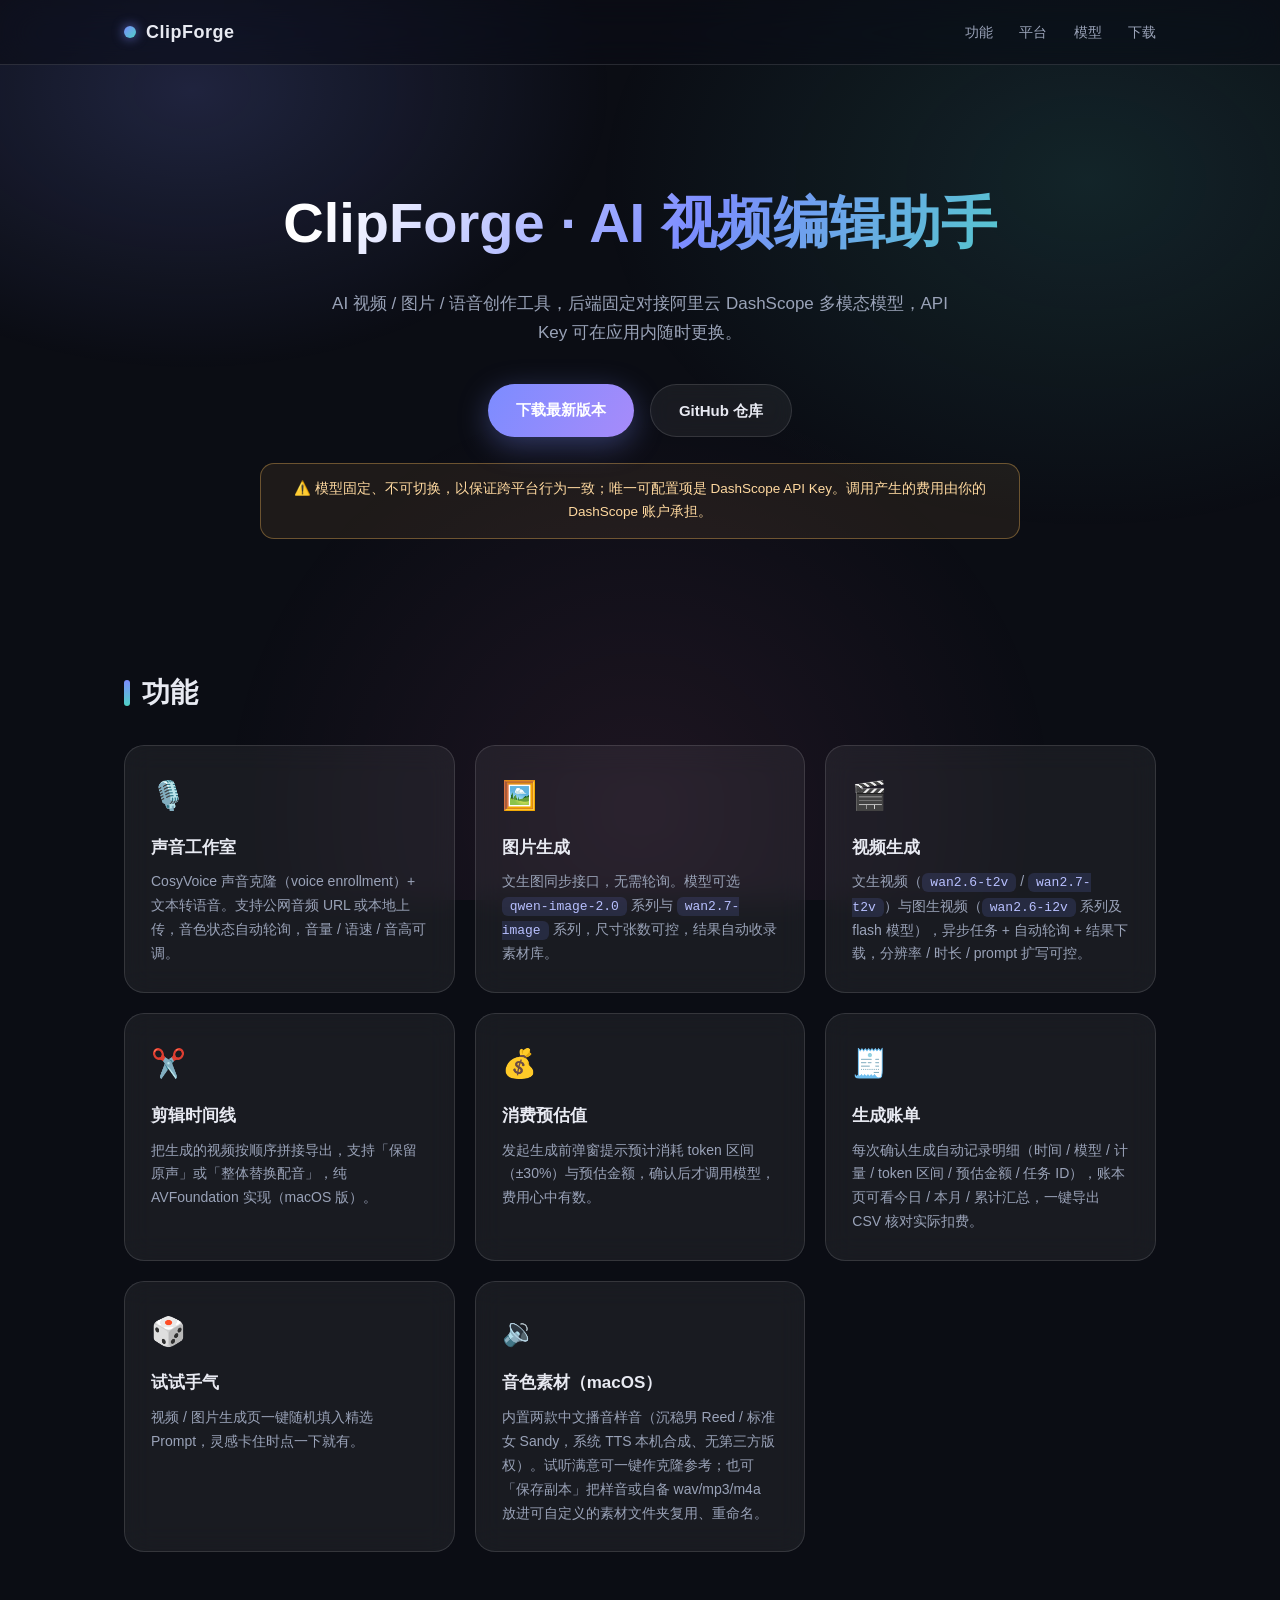
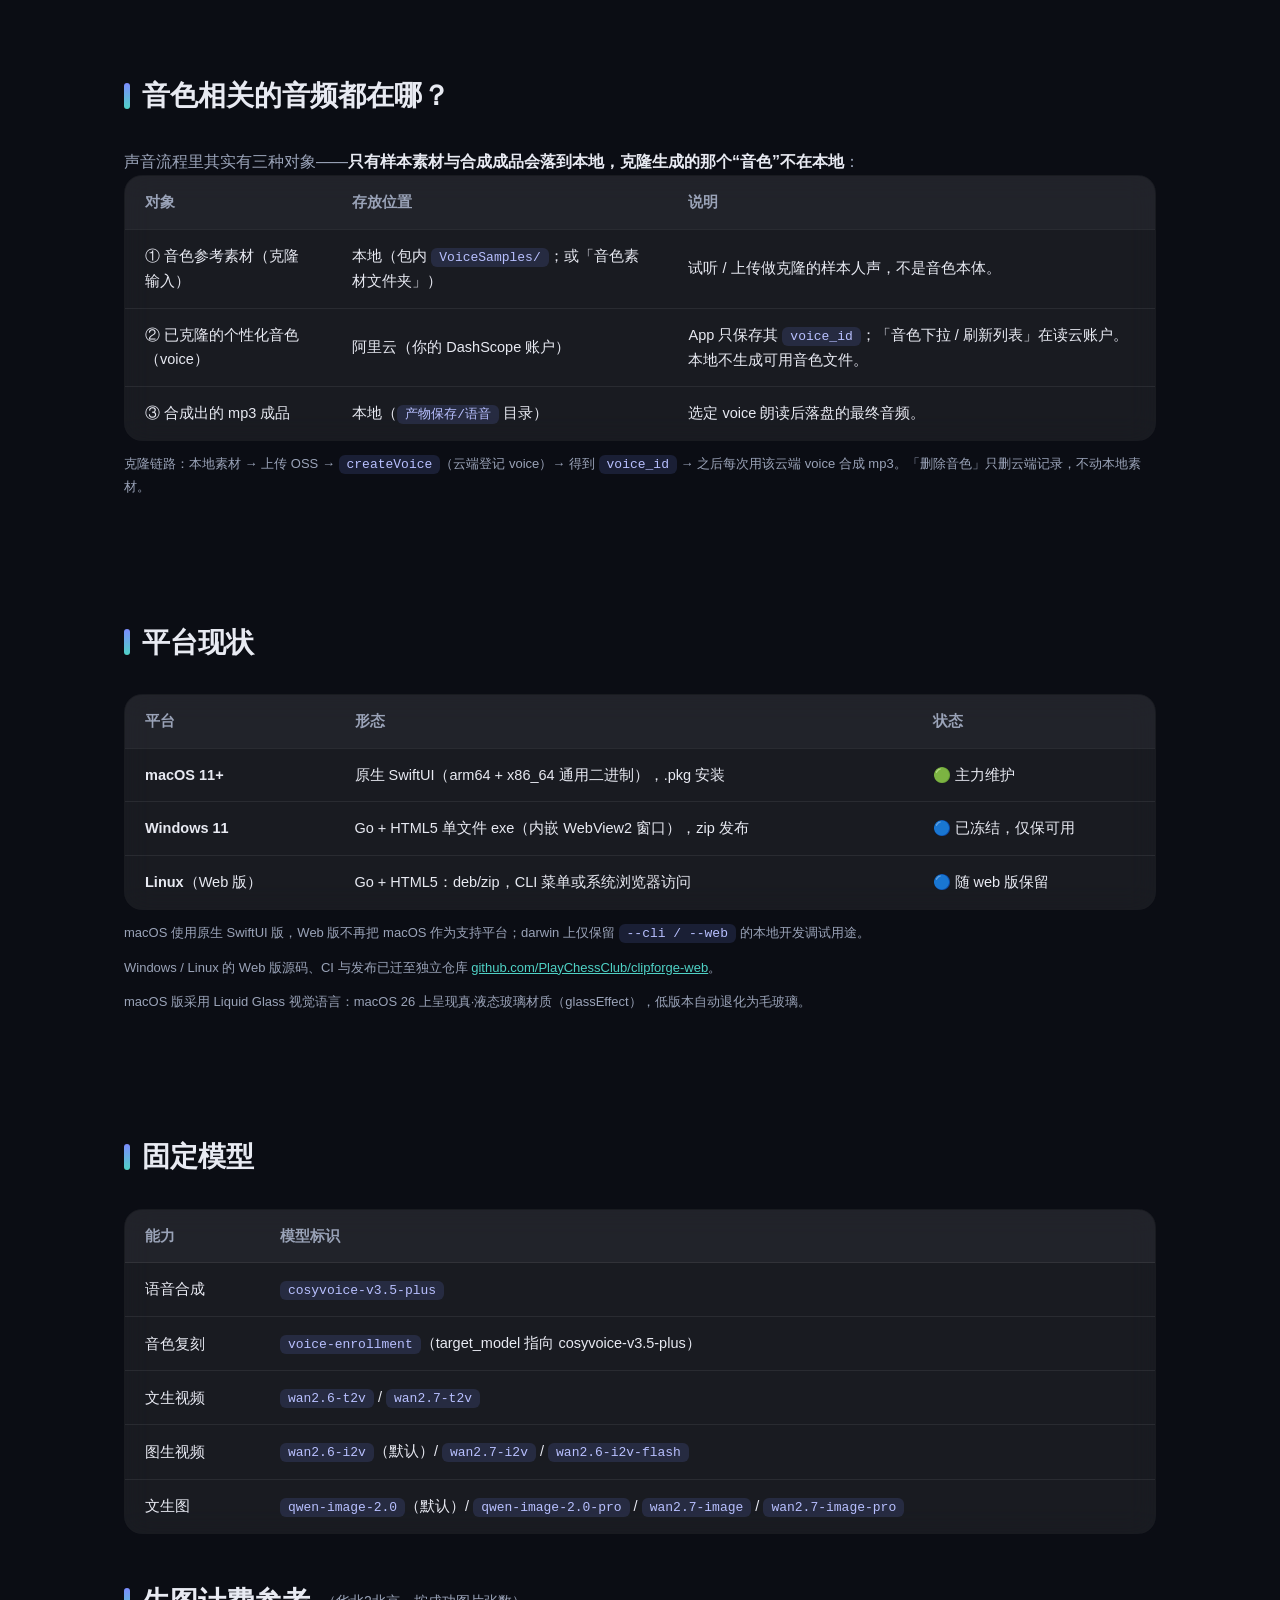
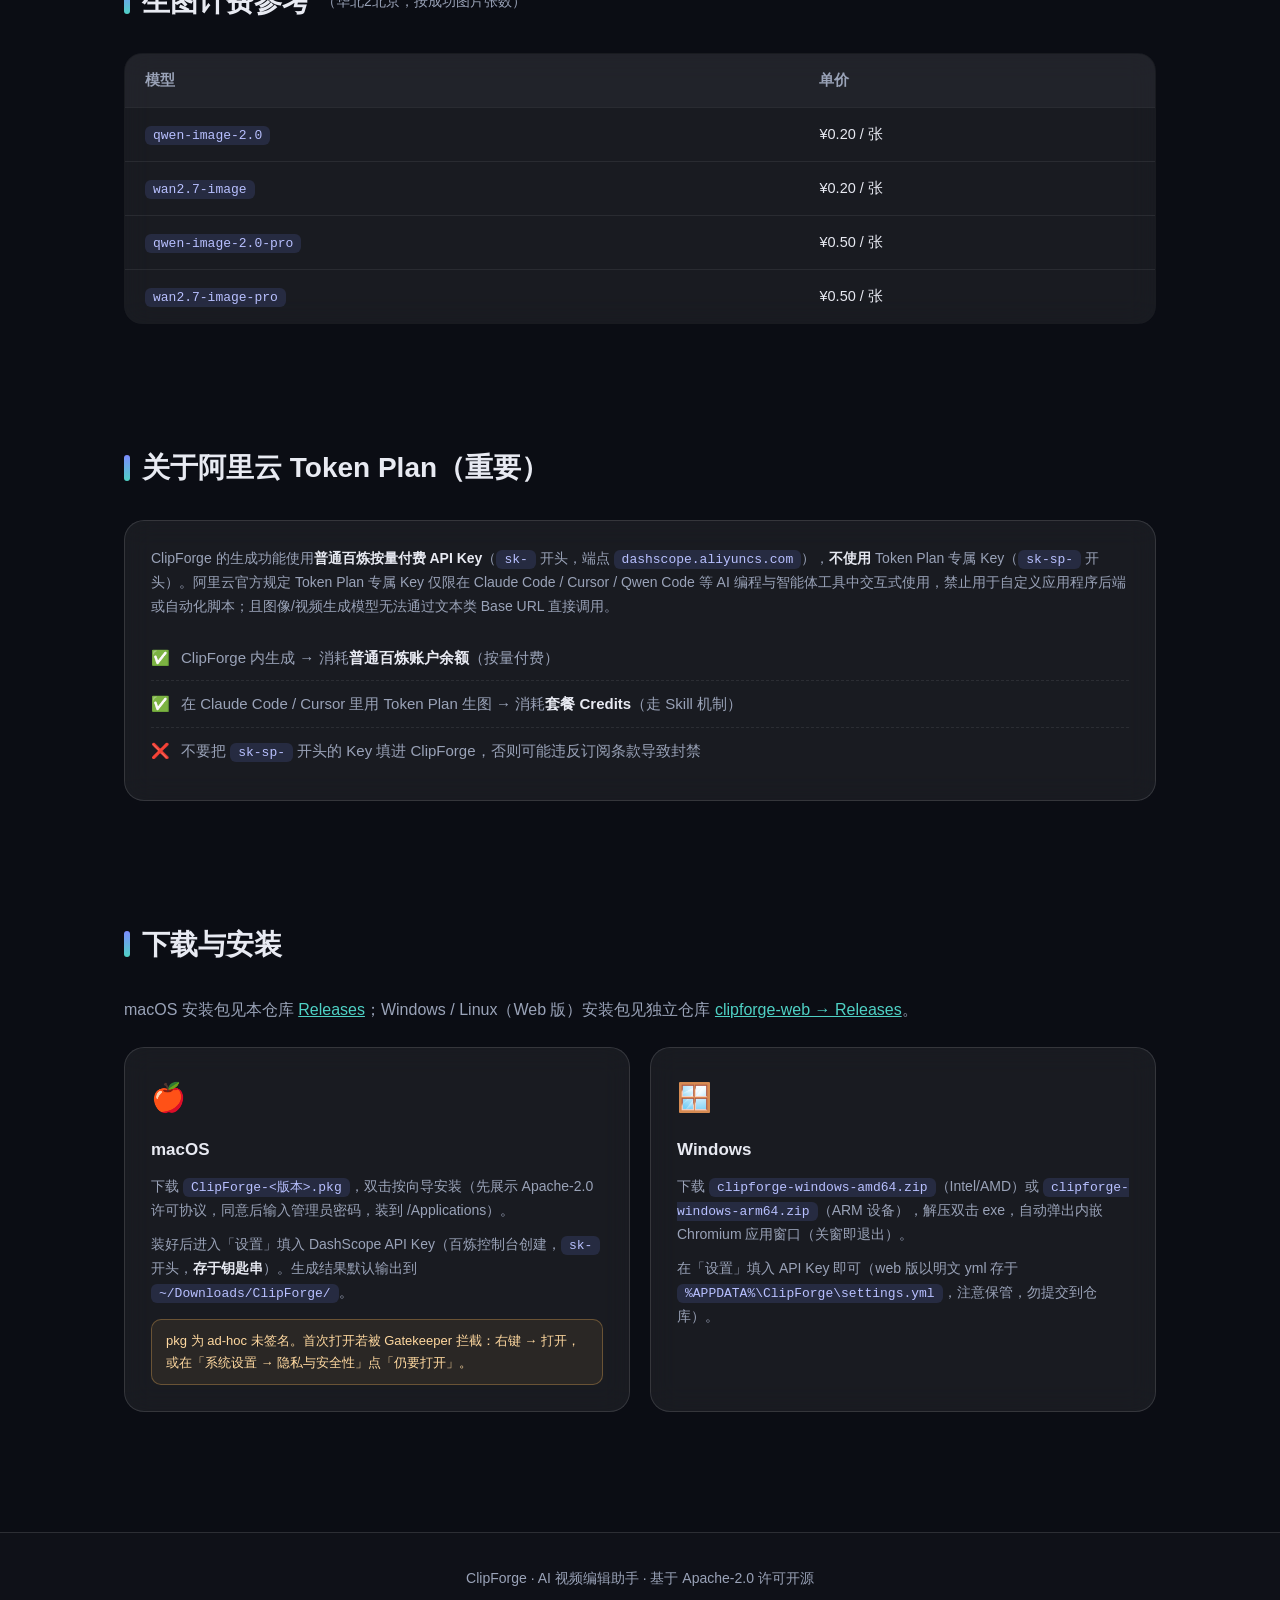
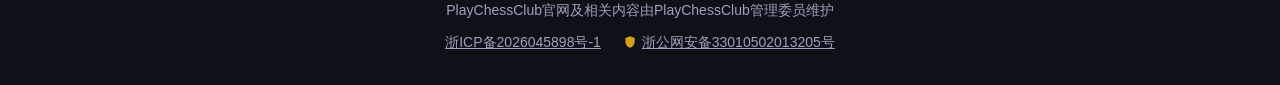
<file: index.html>
<!DOCTYPE html>
<html lang="zh-CN">
<head>
<meta charset="UTF-8">
<meta name="viewport" content="width=device-width, initial-scale=1.0">
<title>ClipForge · AI 视频编辑助手</title>
<meta name="description" content="ClipForge 是一款 AI 视频/图片/语音创作工具，后端对接阿里云 DashScope 多模态模型，支持声音克隆、文生图、文生视频、图生视频与剪辑时间线。">
<style>
  :root {
    --bg: #0b0d14;
    --card: rgba(255, 255, 255, 0.06);
    --card-border: rgba(255, 255, 255, 0.12);
    --text: #e8eaf2;
    --muted: #9aa3b8;
    --accent: #7c8cff;
    --accent2: #4fd1c5;
  }
  * { margin: 0; padding: 0; box-sizing: border-box; }
  html { scroll-behavior: smooth; }
  body {
    font-family: -apple-system, BlinkMacSystemFont, "PingFang SC", "Segoe UI", "Microsoft YaHei", sans-serif;
    background: var(--bg);
    color: var(--text);
    line-height: 1.7;
    min-height: 100vh;
    position: relative;
    overflow-x: hidden;
  }
  .aurora {
    position: fixed;
    inset: 0;
    z-index: -1;
    background:
      radial-gradient(600px 400px at 15% 10%, rgba(124, 140, 255, 0.18), transparent 70%),
      radial-gradient(700px 500px at 85% 20%, rgba(79, 209, 197, 0.12), transparent 70%),
      radial-gradient(600px 600px at 50% 90%, rgba(255, 120, 200, 0.08), transparent 70%);
  }
  .wrap { max-width: 1080px; margin: 0 auto; padding: 0 24px; }

  header {
    position: sticky;
    top: 0;
    z-index: 10;
    backdrop-filter: blur(20px) saturate(1.4);
    -webkit-backdrop-filter: blur(20px) saturate(1.4);
    background: rgba(11, 13, 20, 0.6);
    border-bottom: 1px solid var(--card-border);
  }
  .nav {
    display: flex;
    align-items: center;
    justify-content: space-between;
    height: 64px;
  }
  .logo {
    font-weight: 700;
    font-size: 18px;
    letter-spacing: 0.5px;
    display: flex;
    align-items: center;
    gap: 10px;
  }
  .logo .dot {
    width: 12px; height: 12px; border-radius: 50%;
    background: linear-gradient(135deg, var(--accent), var(--accent2));
    box-shadow: 0 0 12px rgba(124, 140, 255, 0.8);
  }
  nav a {
    color: var(--muted);
    text-decoration: none;
    margin-left: 22px;
    font-size: 14px;
    transition: color 0.2s;
  }
  nav a:hover { color: var(--text); }

  .hero { text-align: center; padding: 110px 0 70px; }
  .hero h1 {
    font-size: clamp(34px, 6vw, 56px);
    font-weight: 800;
    background: linear-gradient(120deg, #fff 20%, var(--accent) 55%, var(--accent2) 90%);
    -webkit-background-clip: text;
    background-clip: text;
    -webkit-text-fill-color: transparent;
  }
  .hero p.sub {
    max-width: 640px;
    margin: 20px auto 0;
    color: var(--muted);
    font-size: 17px;
  }
  .hero .cta { margin-top: 36px; display: flex; gap: 16px; justify-content: center; flex-wrap: wrap; }
  .btn {
    display: inline-block;
    padding: 13px 28px;
    border-radius: 999px;
    text-decoration: none;
    font-weight: 600;
    font-size: 15px;
    transition: transform 0.2s, box-shadow 0.2s;
  }
  .btn-primary {
    background: linear-gradient(120deg, var(--accent), #a78bfa);
    color: #fff;
    box-shadow: 0 8px 30px rgba(124, 140, 255, 0.35);
  }
  .btn-primary:hover { transform: translateY(-2px); box-shadow: 0 12px 40px rgba(124, 140, 255, 0.5); }
  .btn-ghost {
    border: 1px solid var(--card-border);
    color: var(--text);
    background: var(--card);
    backdrop-filter: blur(10px);
  }
  .btn-ghost:hover { transform: translateY(-2px); background: rgba(255,255,255,0.1); }

  .notice {
    margin: 26px auto 0;
    max-width: 760px;
    padding: 14px 20px;
    border-radius: 14px;
    border: 1px solid rgba(255, 190, 90, 0.35);
    background: rgba(255, 190, 90, 0.08);
    color: #ffd9a0;
    font-size: 13.5px;
  }

  section { padding: 60px 0; }
  h2 {
    font-size: 28px;
    font-weight: 700;
    margin-bottom: 28px;
    display: flex;
    align-items: center;
    gap: 12px;
  }
  h2::before {
    content: "";
    width: 6px; height: 26px;
    border-radius: 3px;
    background: linear-gradient(180deg, var(--accent), var(--accent2));
  }

  .grid { display: grid; grid-template-columns: repeat(auto-fit, minmax(300px, 1fr)); gap: 20px; }
  .card {
    background: var(--card);
    border: 1px solid var(--card-border);
    border-radius: 20px;
    padding: 26px;
    backdrop-filter: blur(14px);
    -webkit-backdrop-filter: blur(14px);
    transition: transform 0.25s, border-color 0.25s;
  }
  .card:hover { transform: translateY(-4px); border-color: rgba(124, 140, 255, 0.45); }
  .card .icon { font-size: 28px; margin-bottom: 14px; display: block; }
  .card h3 { font-size: 17px; margin-bottom: 8px; }
  .card p { color: var(--muted); font-size: 14px; }

  table {
    width: 100%;
    border-collapse: collapse;
    background: var(--card);
    border: 1px solid var(--card-border);
    border-radius: 18px;
    overflow: hidden;
    backdrop-filter: blur(14px);
  }
  th, td { padding: 14px 20px; text-align: left; font-size: 14.5px; }
  th { color: var(--muted); font-weight: 600; background: rgba(255,255,255,0.04); }
  td { border-top: 1px solid rgba(255,255,255,0.07); }
  code {
    font-family: "SF Mono", ui-monospace, Menlo, Consolas, monospace;
    background: rgba(124, 140, 255, 0.14);
    color: #b8c0ff;
    padding: 2px 8px;
    border-radius: 6px;
    font-size: 13px;
  }
  .status-green::before { content: "🟢 "; }
  .status-blue::before { content: "🔵 "; }
  .table-note { color: var(--muted); font-size: 13px; margin-top: 12px; }

  .download-box {
    display: grid;
    grid-template-columns: repeat(auto-fit, minmax(300px, 1fr));
    gap: 20px;
  }
  .step { color: var(--muted); font-size: 14px; margin-top: 10px; }
  .warn {
    margin-top: 14px;
    padding: 10px 14px;
    border-radius: 10px;
    background: rgba(255, 190, 90, 0.08);
    border: 1px solid rgba(255, 190, 90, 0.3);
    color: #ffd9a0;
    font-size: 13px;
  }

  ul.plain { list-style: none; }
  ul.plain li {
    padding: 10px 0 10px 30px;
    position: relative;
    color: var(--muted);
    border-bottom: 1px dashed rgba(255,255,255,0.08);
    font-size: 15px;
  }
  ul.plain li:last-child { border-bottom: none; }
  ul.plain li::before { content: "✅"; position: absolute; left: 0; }
  ul.plain li.no::before { content: "❌"; }
  ul.plain li strong { color: var(--text); }

  footer {
    margin-top: 60px;
    border-top: 1px solid var(--card-border);
    padding: 34px 0 40px;
    text-align: center;
    color: var(--muted);
    font-size: 14px;
    background: rgba(255,255,255,0.02);
  }
  footer .beian { margin-top: 8px; }
  footer a { color: var(--muted); }
</style>
</head>
<body>
<div class="aurora"></div>

<header>
  <div class="wrap nav">
    <div class="logo"><span class="dot"></span>ClipForge</div>
    <nav>
      <a href="#features">功能</a>
      <a href="#platforms">平台</a>
      <a href="#models">模型</a>
      <a href="#download">下载</a>
    </nav>
  </div>
</header>

<div class="wrap">

  <div class="hero">
    <h1>ClipForge · AI 视频编辑助手</h1>
    <p class="sub">AI 视频 / 图片 / 语音创作工具，后端固定对接阿里云 DashScope 多模态模型，API Key 可在应用内随时更换。</p>
    <div class="cta">
      <a class="btn btn-primary" href="https://github.com/PlayChessClub/videogenerator/releases" target="_blank" rel="noopener">下载最新版本</a>
      <a class="btn btn-ghost" href="https://github.com/PlayChessClub/videogenerator" target="_blank" rel="noopener">GitHub 仓库</a>
    </div>
    <div class="notice">⚠️ 模型固定、不可切换，以保证跨平台行为一致；唯一可配置项是 DashScope API Key。调用产生的费用由你的 DashScope 账户承担。</div>
  </div>

  <section id="features">
    <h2>功能</h2>
    <div class="grid">
      <div class="card">
        <span class="icon">🎙️</span>
        <h3>声音工作室</h3>
        <p>CosyVoice 声音克隆（voice enrollment）+ 文本转语音。支持公网音频 URL 或本地上传，音色状态自动轮询，音量 / 语速 / 音高可调。</p>
      </div>
      <div class="card">
        <span class="icon">🖼️</span>
        <h3>图片生成</h3>
        <p>文生图同步接口，无需轮询。模型可选 <code>qwen-image-2.0</code> 系列与 <code>wan2.7-image</code> 系列，尺寸张数可控，结果自动收录素材库。</p>
      </div>
      <div class="card">
        <span class="icon">🎬</span>
        <h3>视频生成</h3>
        <p>文生视频（<code>wan2.6-t2v</code> / <code>wan2.7-t2v</code>）与图生视频（<code>wan2.6-i2v</code> 系列及 flash 模型），异步任务 + 自动轮询 + 结果下载，分辨率 / 时长 / prompt 扩写可控。</p>
      </div>
      <div class="card">
        <span class="icon">✂️</span>
        <h3>剪辑时间线</h3>
        <p>把生成的视频按顺序拼接导出，支持「保留原声」或「整体替换配音」，纯 AVFoundation 实现（macOS 版）。</p>
      </div>
      <div class="card">
        <span class="icon">💰</span>
        <h3>消费预估值</h3>
        <p>发起生成前弹窗提示预计消耗 token 区间（±30%）与预估金额，确认后才调用模型，费用心中有数。</p>
      </div>
      <div class="card">
        <span class="icon">🧾</span>
        <h3>生成账单</h3>
        <p>每次确认生成自动记录明细（时间 / 模型 / 计量 / token 区间 / 预估金额 / 任务 ID），账本页可看今日 / 本月 / 累计汇总，一键导出 CSV 核对实际扣费。</p>
      </div>
      <div class="card">
        <span class="icon">🎲</span>
        <h3>试试手气</h3>
        <p>视频 / 图片生成页一键随机填入精选 Prompt，灵感卡住时点一下就有。</p>
      </div>
      <div class="card">
        <span class="icon">🔉</span>
        <h3>音色素材（macOS）</h3>
        <p>内置两款中文播音样音（沉稳男 Reed / 标准女 Sandy，系统 TTS 本机合成、无第三方版权）。试听满意可一键作克隆参考；也可「保存副本」把样音或自备 wav/mp3/m4a 放进可自定义的素材文件夹复用、重命名。</p>
      </div>
    </div>
  </section>

  <section id="voicewhere">
    <h2>音色相关的音频都在哪？</h2>
    <p style="color:var(--muted)">声音流程里其实有三种对象——<b style="color:var(--text)">只有样本素材与合成成品会落到本地，克隆生成的那个“音色”不在本地</b>：</p>
    <table>
      <tr><th>对象</th><th>存放位置</th><th>说明</th></tr>
      <tr><td>① 音色参考素材（克隆输入）</td><td>本地（包内 <code>VoiceSamples/</code>；或「音色素材文件夹」）</td><td>试听 / 上传做克隆的样本人声，不是音色本体。</td></tr>
      <tr><td>② 已克隆的个性化音色（voice）</td><td>阿里云（你的 DashScope 账户）</td><td>App 只保存其 <code>voice_id</code>；「音色下拉 / 刷新列表」在读云账户。本地不生成可用音色文件。</td></tr>
      <tr><td>③ 合成出的 mp3 成品</td><td>本地（<code>产物保存/语音</code> 目录）</td><td>选定 voice 朗读后落盘的最终音频。</td></tr>
    </table>
    <p class="table-note">克隆链路：本地素材 → 上传 OSS → <code>createVoice</code>（云端登记 voice）→ 得到 <code>voice_id</code> → 之后每次用该云端 voice 合成 mp3。「删除音色」只删云端记录，不动本地素材。</p>
  </section>

  <section id="platforms">
    <h2>平台现状</h2>
    <table>
      <thead>
        <tr><th>平台</th><th>形态</th><th>状态</th></tr>
      </thead>
      <tbody>
        <tr>
          <td><strong>macOS 11+</strong></td>
          <td>原生 SwiftUI（arm64 + x86_64 通用二进制），.pkg 安装</td>
          <td class="status-green">主力维护</td>
        </tr>
        <tr>
          <td><strong>Windows 11</strong></td>
          <td>Go + HTML5 单文件 exe（内嵌 WebView2 窗口），zip 发布</td>
          <td class="status-blue">已冻结，仅保可用</td>
        </tr>
        <tr>
          <td><strong>Linux</strong>（Web 版）</td>
          <td>Go + HTML5：deb/zip，CLI 菜单或系统浏览器访问</td>
          <td class="status-blue">随 web 版保留</td>
        </tr>
      </tbody>
    </table>
    <p class="table-note">macOS 使用原生 SwiftUI 版，Web 版不再把 macOS 作为支持平台；darwin 上仅保留 <code>--cli / --web</code> 的本地开发调试用途。</p>
    <p class="table-note">Windows / Linux 的 Web 版源码、CI 与发布已迁至独立仓库 <a href="https://github.com/PlayChessClub/clipforge-web" target="_blank" rel="noopener" style="color:var(--accent2)">github.com/PlayChessClub/clipforge-web</a>。</p>
    <p class="table-note">macOS 版采用 Liquid Glass 视觉语言：macOS 26 上呈现真·液态玻璃材质（glassEffect），低版本自动退化为毛玻璃。</p>
  </section>

  <section id="models">
    <h2>固定模型</h2>
    <table>
      <thead>
        <tr><th>能力</th><th>模型标识</th></tr>
      </thead>
      <tbody>
        <tr><td>语音合成</td><td><code>cosyvoice-v3.5-plus</code></td></tr>
        <tr><td>音色复刻</td><td><code>voice-enrollment</code>（target_model 指向 cosyvoice-v3.5-plus）</td></tr>
        <tr><td>文生视频</td><td><code>wan2.6-t2v</code> / <code>wan2.7-t2v</code></td></tr>
        <tr><td>图生视频</td><td><code>wan2.6-i2v</code>（默认）/ <code>wan2.7-i2v</code> / <code>wan2.6-i2v-flash</code></td></tr>
        <tr><td>文生图</td><td><code>qwen-image-2.0</code>（默认）/ <code>qwen-image-2.0-pro</code> / <code>wan2.7-image</code> / <code>wan2.7-image-pro</code></td></tr>
      </tbody>
    </table>

    <h2 style="margin-top:44px">生图计费参考<span style="font-size:14px;color:var(--muted);font-weight:400">（华北2北京，按成功图片张数）</span></h2>
    <table>
      <thead>
        <tr><th>模型</th><th>单价</th></tr>
      </thead>
      <tbody>
        <tr><td><code>qwen-image-2.0</code></td><td>¥0.20 / 张</td></tr>
        <tr><td><code>wan2.7-image</code></td><td>¥0.20 / 张</td></tr>
        <tr><td><code>qwen-image-2.0-pro</code></td><td>¥0.50 / 张</td></tr>
        <tr><td><code>wan2.7-image-pro</code></td><td>¥0.50 / 张</td></tr>
      </tbody>
    </table>
  </section>

  <section id="tokenplan">
    <h2>关于阿里云 Token Plan（重要）</h2>
    <div class="card">
      <p>ClipForge 的生成功能使用<strong style="color:var(--text)">普通百炼按量付费 API Key</strong>（<code>sk-</code> 开头，端点 <code>dashscope.aliyuncs.com</code>），<strong style="color:var(--text)">不使用</strong> Token Plan 专属 Key（<code>sk-sp-</code> 开头）。阿里云官方规定 Token Plan 专属 Key 仅限在 Claude Code / Cursor / Qwen Code 等 AI 编程与智能体工具中交互式使用，禁止用于自定义应用程序后端或自动化脚本；且图像/视频生成模型无法通过文本类 Base URL 直接调用。</p>
      <ul class="plain" style="margin-top:16px">
        <li>ClipForge 内生成 → 消耗<strong>普通百炼账户余额</strong>（按量付费）</li>
        <li>在 Claude Code / Cursor 里用 Token Plan 生图 → 消耗<strong>套餐 Credits</strong>（走 Skill 机制）</li>
        <li class="no">不要把 <code>sk-sp-</code> 开头的 Key 填进 ClipForge，否则可能违反订阅条款导致封禁</li>
      </ul>
    </div>
  </section>

  <section id="download">
    <h2>下载与安装</h2>
    <p style="color:var(--muted);margin-bottom:24px">macOS 安装包见本仓库 <a href="https://github.com/PlayChessClub/videogenerator/releases" target="_blank" rel="noopener" style="color:var(--accent2)">Releases</a>；Windows / Linux（Web 版）安装包见独立仓库 <a href="https://github.com/PlayChessClub/clipforge-web/releases" target="_blank" rel="noopener" style="color:var(--accent2)">clipforge-web → Releases</a>。</p>
    <div class="download-box">
      <div class="card">
        <span class="icon">🍎</span>
        <h3>macOS</h3>
        <p class="step">下载 <code>ClipForge-&lt;版本&gt;.pkg</code>，双击按向导安装（先展示 Apache-2.0 许可协议，同意后输入管理员密码，装到 /Applications）。</p>
        <p class="step">装好后进入「设置」填入 DashScope API Key（百炼控制台创建，<code>sk-</code> 开头，<strong style="color:var(--text)">存于钥匙串</strong>）。生成结果默认输出到 <code>~/Downloads/ClipForge/</code>。</p>
        <div class="warn">pkg 为 ad-hoc 未签名。首次打开若被 Gatekeeper 拦截：右键 → 打开，或在「系统设置 → 隐私与安全性」点「仍要打开」。</div>
      </div>
      <div class="card">
        <span class="icon">🪟</span>
        <h3>Windows</h3>
        <p class="step">下载 <code>clipforge-windows-amd64.zip</code>（Intel/AMD）或 <code>clipforge-windows-arm64.zip</code>（ARM 设备），解压双击 exe，自动弹出内嵌 Chromium 应用窗口（关窗即退出）。</p>
        <p class="step">在「设置」填入 API Key 即可（web 版以明文 yml 存于 <code>%APPDATA%\ClipForge\settings.yml</code>，注意保管，勿提交到仓库）。</p>
      </div>
    </div>
  </section>

</div>

<footer>
  <div class="wrap">
    <div>ClipForge · AI 视频编辑助手 · 基于 Apache-2.0 许可开源</div>
    <div class="beian">PlayChessClub官网及相关内容由PlayChessClub管理委员维护</div>
    <div class="beian">
      <a href="https://beian.miit.gov.cn/" target="_blank" rel="noopener">浙ICP备2026045898号-1</a>
      <a href="https://beian.mps.gov.cn/#/query/webSearch?code=33010502013205" target="_blank" rel="noopener" style="margin-left:18px">
        <svg width="14" height="14" viewBox="0 0 24 24" fill="none" style="vertical-align:-2px;margin-right:5px" aria-hidden="true"><path d="M12 2L4 5v6c0 5 3.4 9.4 8 11 4.6-1.6 8-6 8-11V5l-8-3z" fill="#d4a017"/></svg>浙公网安备33010502013205号
      </a>
    </div>
  </div>
</footer>

</body>
</html>
</file>
